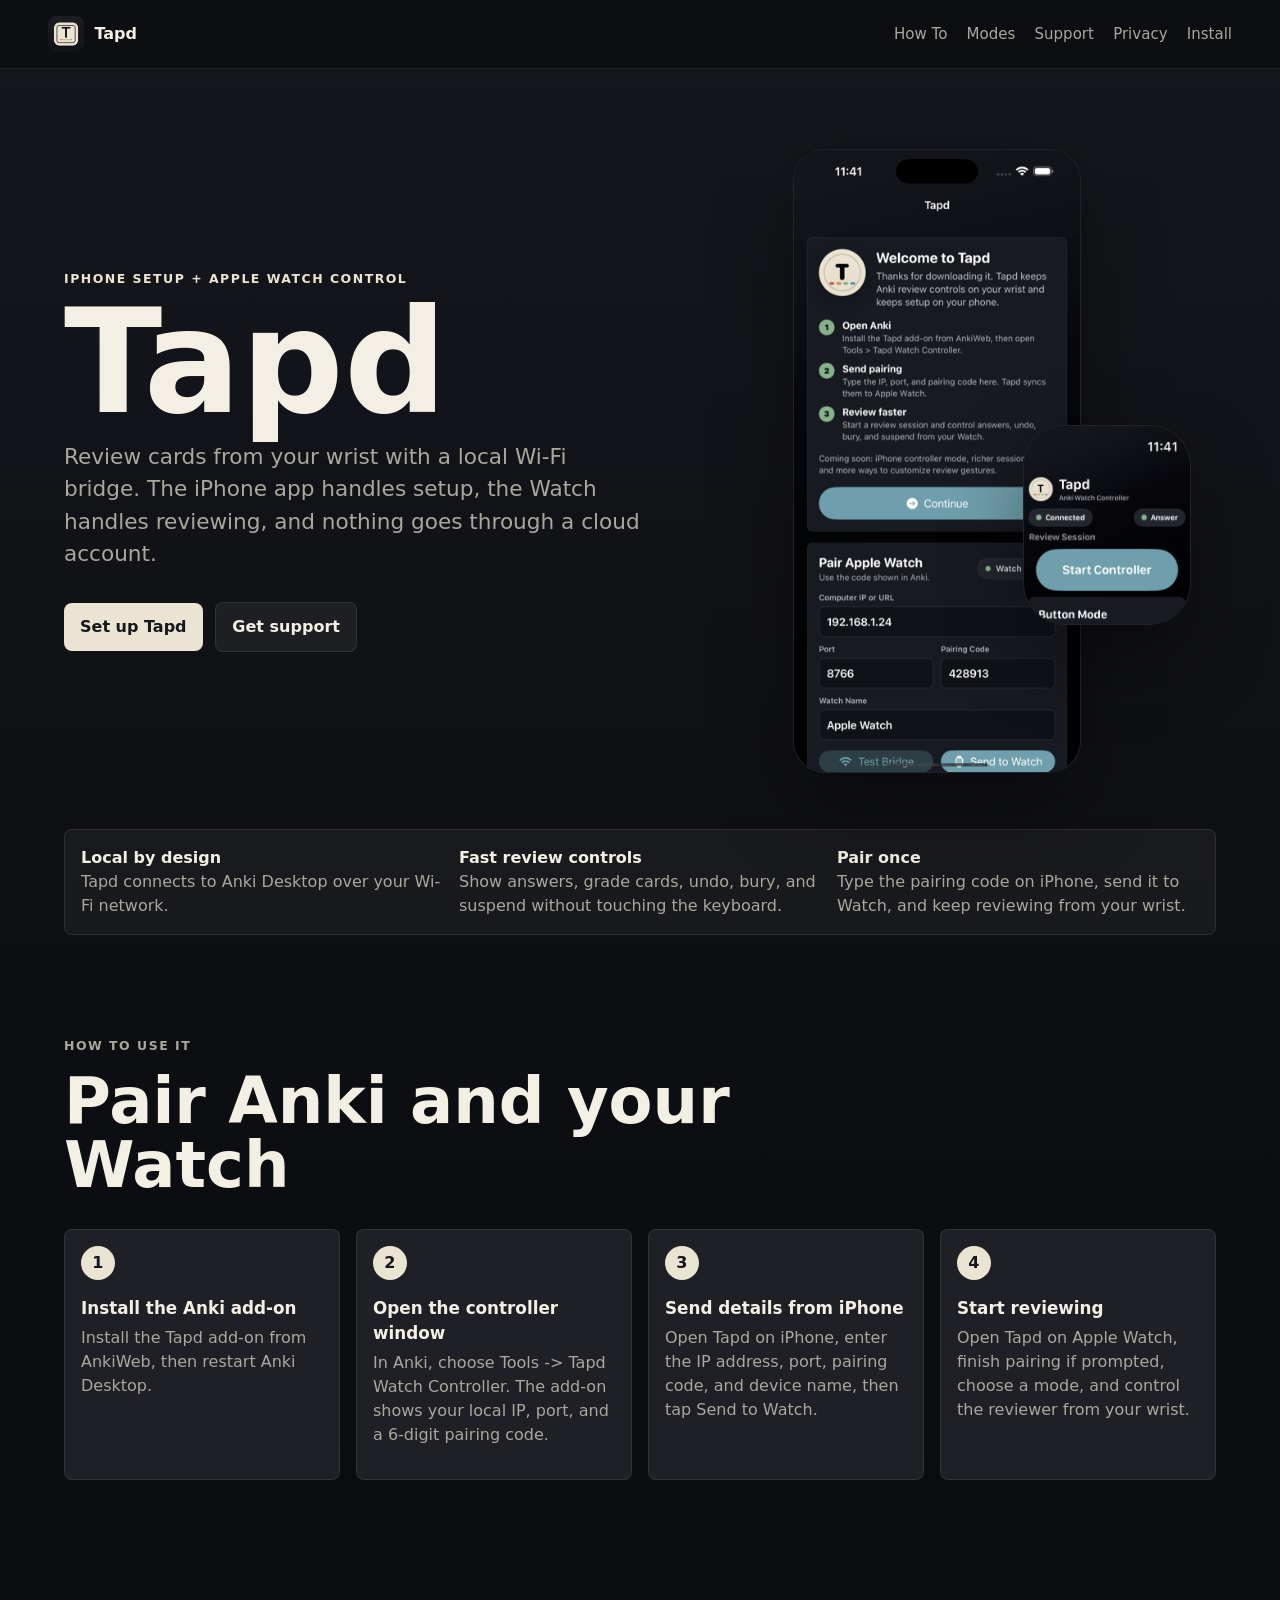
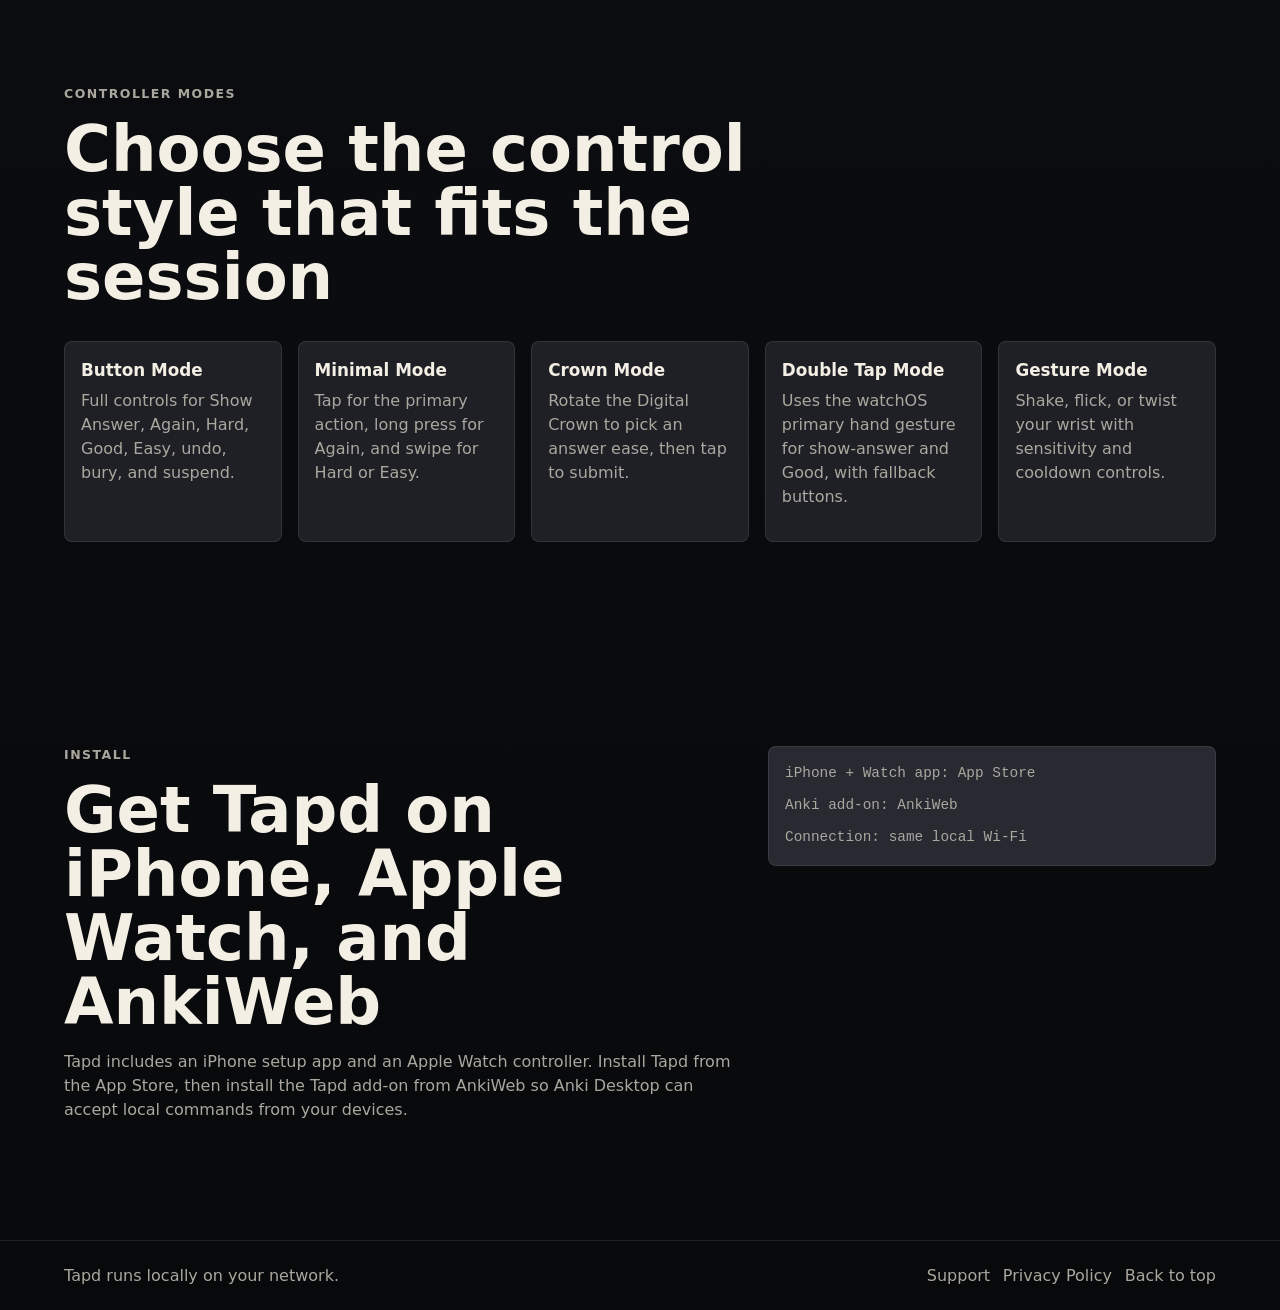
<file: index.html>
<!doctype html>
<html lang="en">
  <head>
    <meta charset="utf-8">
    <meta name="viewport" content="width=device-width, initial-scale=1">
    <meta name="description" content="Tapd is an iPhone and Apple Watch controller for Anki Desktop.">
    <meta property="og:title" content="Tapd">
    <meta property="og:description" content="Control Anki reviews from your Apple Watch over local Wi-Fi.">
    <meta property="og:image" content="./assets/tapd-icon.png">
    <title>Tapd - Anki on Apple Watch</title>
    <link rel="icon" href="./assets/tapd-icon.png">
    <link rel="stylesheet" href="./styles.css">
  </head>
  <body>
    <header class="site-header">
      <a class="brand" href="#top" aria-label="Tapd home">
        <img src="./assets/tapd-icon.png" alt="" width="36" height="36">
        <span>Tapd</span>
      </a>
      <nav aria-label="Main navigation">
        <a href="#how-to">How To</a>
        <a href="#modes">Modes</a>
        <a href="./support.html">Support</a>
        <a href="./privacy.html">Privacy</a>
        <a href="#install">Install</a>
      </nav>
    </header>

    <main id="top">
      <section class="hero">
        <div class="hero-copy">
          <p class="eyebrow">iPhone setup + Apple Watch control</p>
          <h1>Tapd</h1>
          <p class="lede">
            Review cards from your wrist with a local Wi-Fi bridge. The iPhone app handles setup,
            the Watch handles reviewing, and nothing goes through a cloud account.
          </p>
          <div class="actions" aria-label="Primary actions">
            <a class="button primary" href="#how-to">Set up Tapd</a>
            <a class="button secondary" href="./support.html">Get support</a>
          </div>
        </div>

        <div class="device-stage" aria-label="Tapd iPhone and Apple Watch previews">
          <img class="phone-preview" src="./assets/tapd-iphone-companion.png" alt="Tapd iPhone companion pairing screen">
          <img class="watch-preview" src="./assets/tapd-watch-dashboard.png" alt="Tapd Apple Watch dashboard">
        </div>
      </section>

      <section class="band summary" aria-label="Tapd summary">
        <div>
          <strong>Local by design</strong>
          <span>Tapd connects to Anki Desktop over your Wi-Fi network.</span>
        </div>
        <div>
          <strong>Fast review controls</strong>
          <span>Show answers, grade cards, undo, bury, and suspend without touching the keyboard.</span>
        </div>
        <div>
          <strong>Pair once</strong>
          <span>Type the pairing code on iPhone, send it to Watch, and keep reviewing from your wrist.</span>
        </div>
      </section>

      <section id="how-to" class="section">
        <div class="section-heading">
          <p class="eyebrow">How to use it</p>
          <h2>Pair Anki and your Watch</h2>
        </div>
        <ol class="steps">
          <li>
            <span>1</span>
            <div>
              <h3>Install the Anki add-on</h3>
              <p>Install the Tapd add-on from AnkiWeb, then restart Anki Desktop.</p>
            </div>
          </li>
          <li>
            <span>2</span>
            <div>
              <h3>Open the controller window</h3>
              <p>In Anki, choose Tools -> Tapd Watch Controller. The add-on shows your local IP, port, and a 6-digit pairing code.</p>
            </div>
          </li>
          <li>
            <span>3</span>
            <div>
              <h3>Send details from iPhone</h3>
              <p>Open Tapd on iPhone, enter the IP address, port, pairing code, and device name, then tap Send to Watch.</p>
            </div>
          </li>
          <li>
            <span>4</span>
            <div>
              <h3>Start reviewing</h3>
              <p>Open Tapd on Apple Watch, finish pairing if prompted, choose a mode, and control the reviewer from your wrist.</p>
            </div>
          </li>
        </ol>
      </section>

      <section id="modes" class="section modes">
        <div class="section-heading">
          <p class="eyebrow">Controller modes</p>
          <h2>Choose the control style that fits the session</h2>
        </div>
        <div class="mode-grid">
          <article>
            <h3>Button Mode</h3>
            <p>Full controls for Show Answer, Again, Hard, Good, Easy, undo, bury, and suspend.</p>
          </article>
          <article>
            <h3>Minimal Mode</h3>
            <p>Tap for the primary action, long press for Again, and swipe for Hard or Easy.</p>
          </article>
          <article>
            <h3>Crown Mode</h3>
            <p>Rotate the Digital Crown to pick an answer ease, then tap to submit.</p>
          </article>
          <article>
            <h3>Double Tap Mode</h3>
            <p>Uses the watchOS primary hand gesture for show-answer and Good, with fallback buttons.</p>
          </article>
          <article>
            <h3>Gesture Mode</h3>
            <p>Shake, flick, or twist your wrist with sensitivity and cooldown controls.</p>
          </article>
        </div>
      </section>

      <section id="install" class="section install">
        <div class="install-copy">
          <p class="eyebrow">Install</p>
          <h2>Get Tapd on iPhone, Apple Watch, and AnkiWeb</h2>
          <p>
            Tapd includes an iPhone setup app and an Apple Watch controller. Install Tapd from the App Store,
            then install the Tapd add-on from AnkiWeb so Anki Desktop can accept local commands from your devices.
          </p>
        </div>
        <div class="command-list" aria-label="Installation requirements">
          <span>iPhone + Watch app: App Store</span>
          <span>Anki add-on: AnkiWeb</span>
          <span>Connection: same local Wi-Fi</span>
        </div>
      </section>
    </main>

    <footer>
      <span>Tapd runs locally on your network.</span>
      <span class="footer-links">
        <a href="./support.html">Support</a>
        <a href="./privacy.html">Privacy Policy</a>
        <a href="#top">Back to top</a>
      </span>
    </footer>
  </body>
</html>
</file>
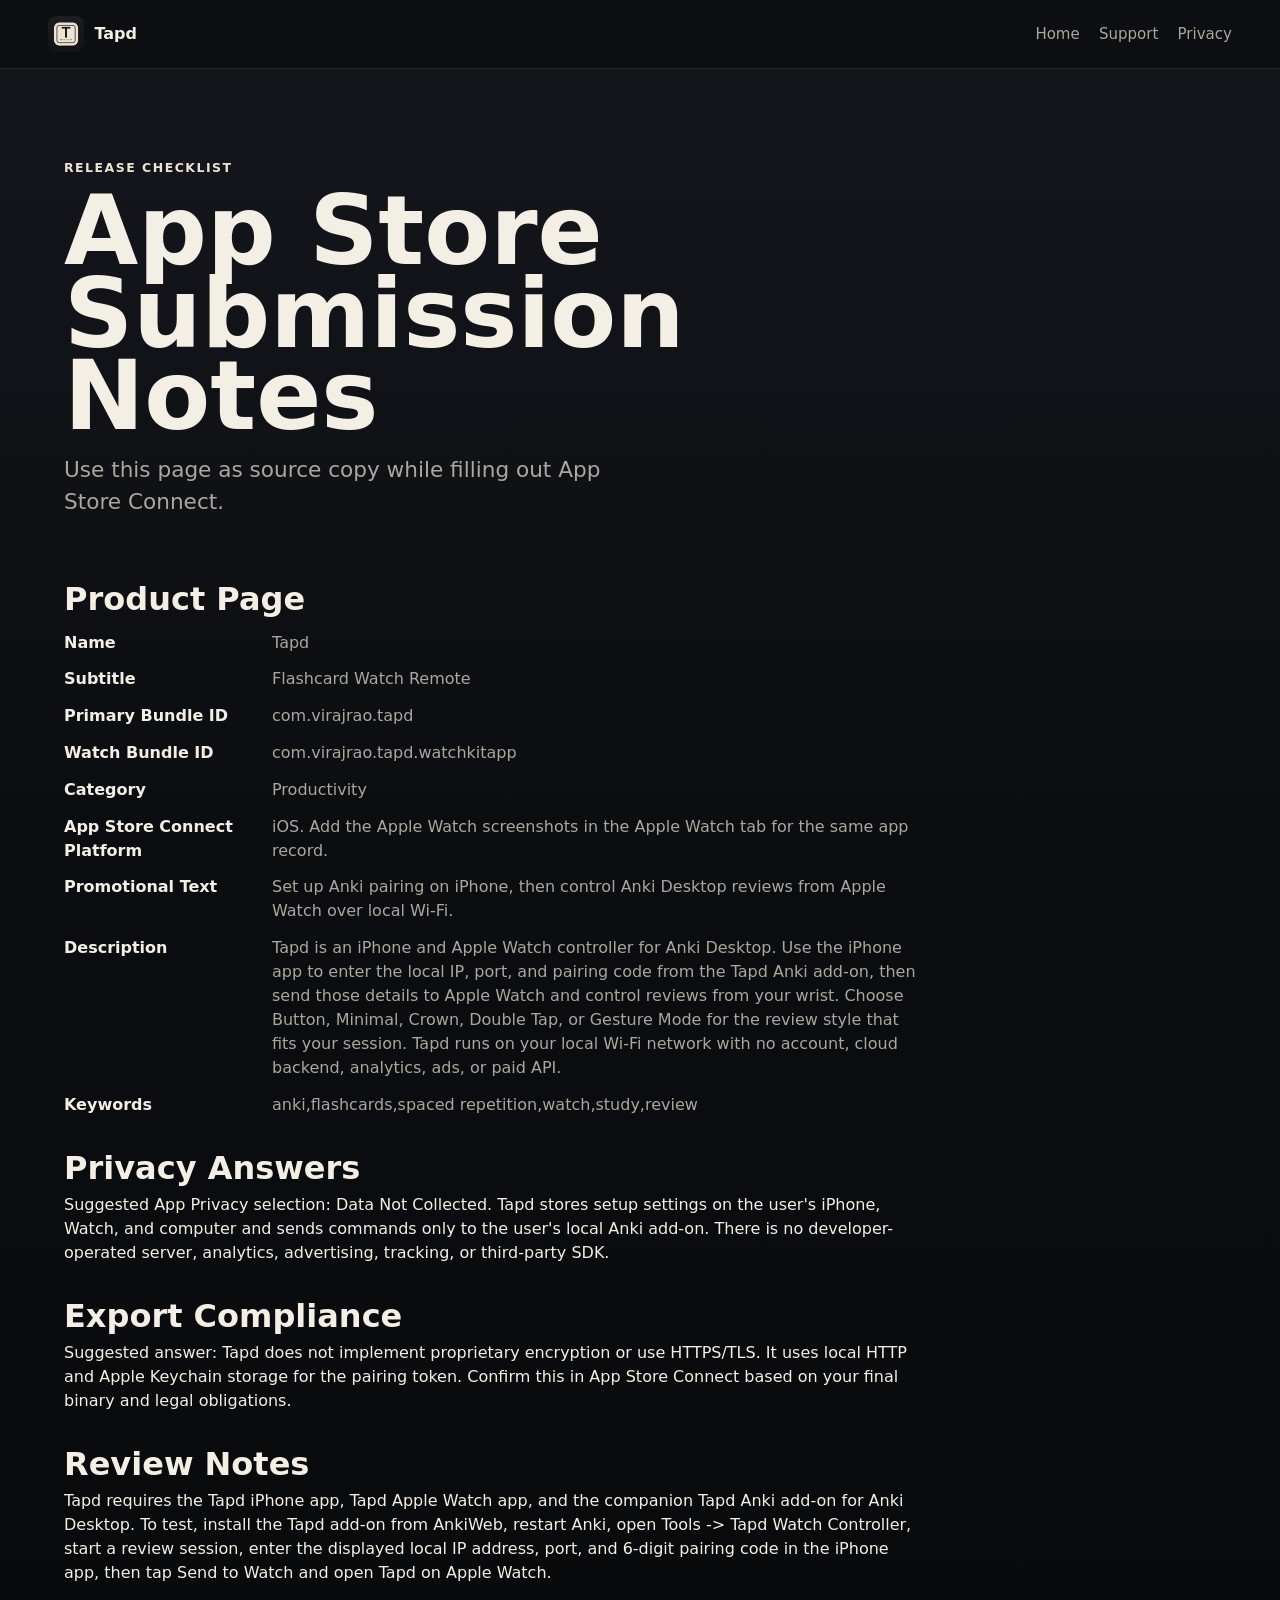
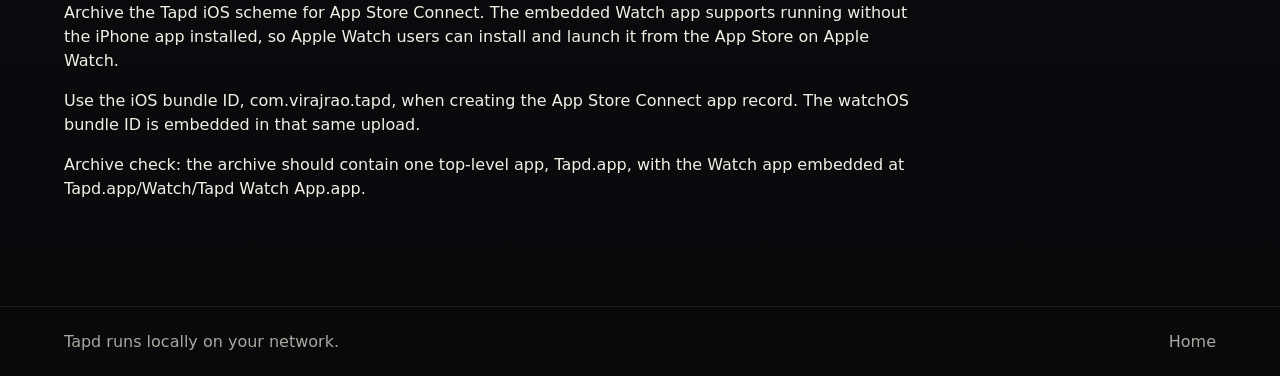
<file: app-store.html>
<!doctype html>
<html lang="en">
  <head>
    <meta charset="utf-8">
    <meta name="viewport" content="width=device-width, initial-scale=1">
    <meta name="description" content="App Store submission information for Tapd.">
    <title>Tapd App Store Submission Notes</title>
    <link rel="icon" href="./assets/tapd-icon.png">
    <link rel="stylesheet" href="./styles.css">
  </head>
  <body>
    <header class="site-header">
      <a class="brand" href="./index.html" aria-label="Tapd home">
        <img src="./assets/tapd-icon.png" alt="" width="36" height="36">
        <span>Tapd</span>
      </a>
      <nav aria-label="Main navigation">
        <a href="./index.html">Home</a>
        <a href="./support.html">Support</a>
        <a href="./privacy.html">Privacy</a>
      </nav>
    </header>

    <main class="legal-page">
      <section class="legal-hero">
        <p class="eyebrow">Release checklist</p>
        <h1>App Store Submission Notes</h1>
        <p class="lede">Use this page as source copy while filling out App Store Connect.</p>
      </section>

      <section class="legal-content">
        <h2>Product Page</h2>
        <dl>
          <dt>Name</dt>
          <dd>Tapd</dd>
          <dt>Subtitle</dt>
          <dd>Flashcard Watch Remote</dd>
          <dt>Primary Bundle ID</dt>
          <dd>com.virajrao.tapd</dd>
          <dt>Watch Bundle ID</dt>
          <dd>com.virajrao.tapd.watchkitapp</dd>
          <dt>Category</dt>
          <dd>Productivity</dd>
          <dt>App Store Connect Platform</dt>
          <dd>iOS. Add the Apple Watch screenshots in the Apple Watch tab for the same app record.</dd>
          <dt>Promotional Text</dt>
          <dd>Set up Anki pairing on iPhone, then control Anki Desktop reviews from Apple Watch over local Wi-Fi.</dd>
          <dt>Description</dt>
          <dd>
            Tapd is an iPhone and Apple Watch controller for Anki Desktop. Use the iPhone app to enter the local IP,
            port, and pairing code from the Tapd Anki add-on, then send those details to Apple Watch and control
            reviews from your wrist. Choose Button, Minimal, Crown, Double Tap, or Gesture Mode for the review style
            that fits your session. Tapd runs on your local Wi-Fi network with no account, cloud backend, analytics,
            ads, or paid API.
          </dd>
          <dt>Keywords</dt>
          <dd>anki,flashcards,spaced repetition,watch,study,review</dd>
        </dl>

        <h2>Privacy Answers</h2>
        <p>
          Suggested App Privacy selection: Data Not Collected. Tapd stores setup settings on the user's iPhone, Watch,
          and computer and sends commands only to the user's local Anki add-on. There is no developer-operated server,
          analytics, advertising, tracking, or third-party SDK.
        </p>

        <h2>Export Compliance</h2>
        <p>
          Suggested answer: Tapd does not implement proprietary encryption or use HTTPS/TLS. It uses local HTTP and
          Apple Keychain storage for the pairing token. Confirm this in App Store Connect based on your final binary
          and legal obligations.
        </p>

        <h2>Review Notes</h2>
        <p>
          Tapd requires the Tapd iPhone app, Tapd Apple Watch app, and the companion Tapd Anki add-on for Anki Desktop.
          To test, install the Tapd add-on from AnkiWeb, restart Anki, open Tools -> Tapd Watch Controller, start a
          review session, enter the displayed local IP address, port, and 6-digit pairing code in the iPhone app, then
          tap Send to Watch and open Tapd on Apple Watch.
        </p>
        <p>
          Archive the Tapd iOS scheme for App Store Connect. The embedded Watch app supports running without the iPhone
          app installed, so Apple Watch users can install and launch it from the App Store on Apple Watch.
        </p>
        <p>
          Use the iOS bundle ID, com.virajrao.tapd, when creating the App Store Connect app record. The watchOS bundle
          ID is embedded in that same upload.
        </p>
        <p>
          Archive check: the archive should contain one top-level app, Tapd.app, with the Watch app embedded at
          Tapd.app/Watch/Tapd Watch App.app.
        </p>
      </section>
    </main>

    <footer>
      <span>Tapd runs locally on your network.</span>
      <a href="./index.html">Home</a>
    </footer>
  </body>
</html>
</file>
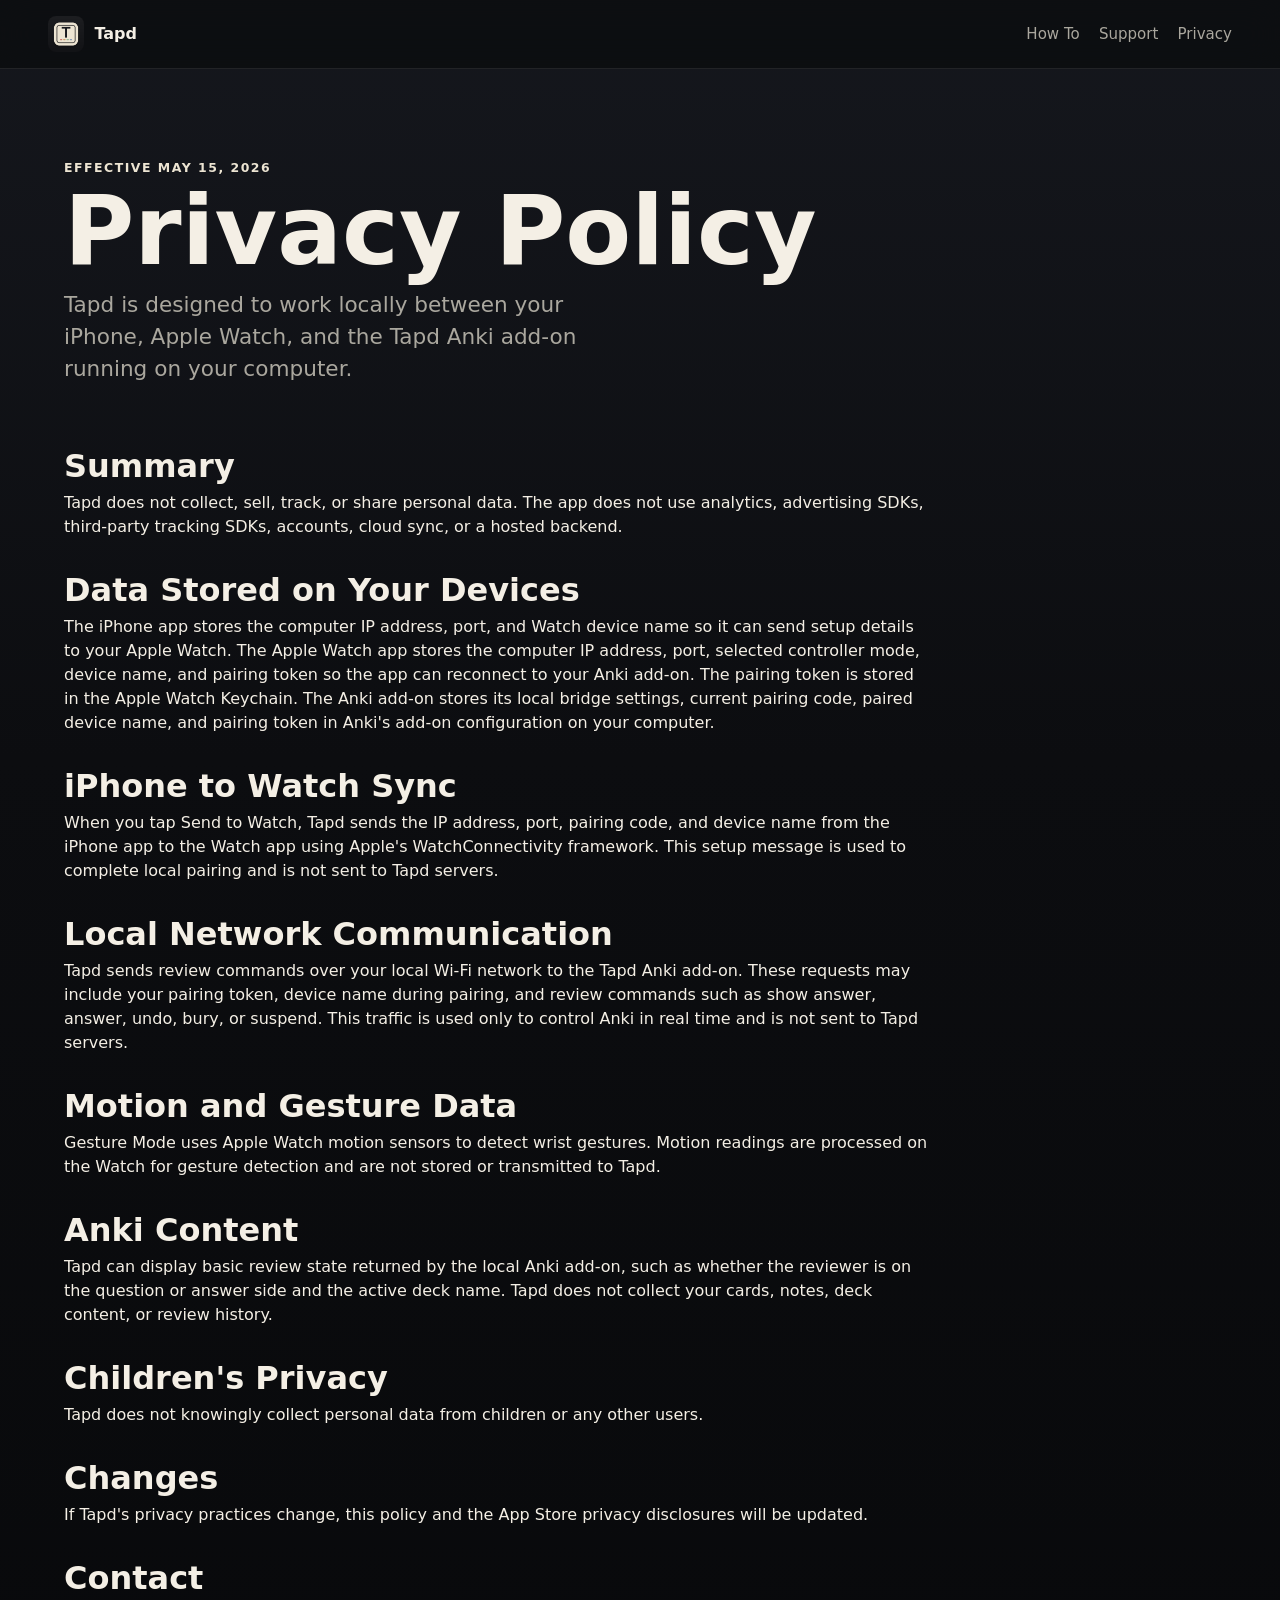
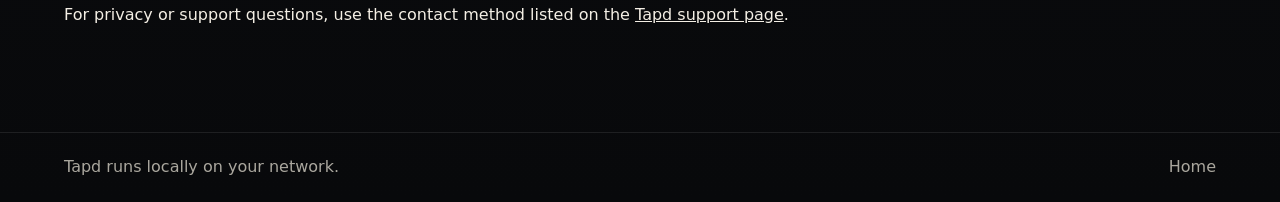
<file: privacy.html>
<!doctype html>
<html lang="en">
  <head>
    <meta charset="utf-8">
    <meta name="viewport" content="width=device-width, initial-scale=1">
    <meta name="description" content="Privacy policy for Tapd, an iPhone and Apple Watch controller for Anki Desktop.">
    <title>Tapd Privacy Policy</title>
    <link rel="icon" href="./assets/tapd-icon.png">
    <link rel="stylesheet" href="./styles.css">
  </head>
  <body>
    <header class="site-header">
      <a class="brand" href="./index.html" aria-label="Tapd home">
        <img src="./assets/tapd-icon.png" alt="" width="36" height="36">
        <span>Tapd</span>
      </a>
      <nav aria-label="Main navigation">
        <a href="./index.html#how-to">How To</a>
        <a href="./support.html">Support</a>
        <a href="./privacy.html" aria-current="page">Privacy</a>
      </nav>
    </header>

    <main class="legal-page">
      <section class="legal-hero">
        <p class="eyebrow">Effective May 15, 2026</p>
        <h1>Privacy Policy</h1>
        <p class="lede">
          Tapd is designed to work locally between your iPhone, Apple Watch, and the Tapd Anki add-on running on your computer.
        </p>
      </section>

      <section class="legal-content">
        <h2>Summary</h2>
        <p>
          Tapd does not collect, sell, track, or share personal data. The app does not use analytics, advertising SDKs,
          third-party tracking SDKs, accounts, cloud sync, or a hosted backend.
        </p>

        <h2>Data Stored on Your Devices</h2>
        <p>
          The iPhone app stores the computer IP address, port, and Watch device name so it can send setup details to
          your Apple Watch. The Apple Watch app stores the computer IP address, port, selected controller mode, device
          name, and pairing token so the app can reconnect to your Anki add-on. The pairing token is stored in the
          Apple Watch Keychain.
          The Anki add-on stores its local bridge settings, current pairing code, paired device name, and pairing token
          in Anki's add-on configuration on your computer.
        </p>

        <h2>iPhone to Watch Sync</h2>
        <p>
          When you tap Send to Watch, Tapd sends the IP address, port, pairing code, and device name from the iPhone app
          to the Watch app using Apple's WatchConnectivity framework. This setup message is used to complete local
          pairing and is not sent to Tapd servers.
        </p>

        <h2>Local Network Communication</h2>
        <p>
          Tapd sends review commands over your local Wi-Fi network to the Tapd Anki add-on. These requests may include
          your pairing token, device name during pairing, and review commands such as show answer, answer, undo, bury,
          or suspend. This traffic is used only to control Anki in real time and is not sent to Tapd servers.
        </p>

        <h2>Motion and Gesture Data</h2>
        <p>
          Gesture Mode uses Apple Watch motion sensors to detect wrist gestures. Motion readings are processed on the
          Watch for gesture detection and are not stored or transmitted to Tapd.
        </p>

        <h2>Anki Content</h2>
        <p>
          Tapd can display basic review state returned by the local Anki add-on, such as whether the reviewer is on the
          question or answer side and the active deck name. Tapd does not collect your cards, notes, deck content, or
          review history.
        </p>

        <h2>Children's Privacy</h2>
        <p>
          Tapd does not knowingly collect personal data from children or any other users.
        </p>

        <h2>Changes</h2>
        <p>
          If Tapd's privacy practices change, this policy and the App Store privacy disclosures will be updated.
        </p>

        <h2>Contact</h2>
        <p>
          For privacy or support questions, use the contact method listed on the <a href="./support.html">Tapd support page</a>.
        </p>
      </section>
    </main>

    <footer>
      <span>Tapd runs locally on your network.</span>
      <a href="./index.html">Home</a>
    </footer>
  </body>
</html>
</file>
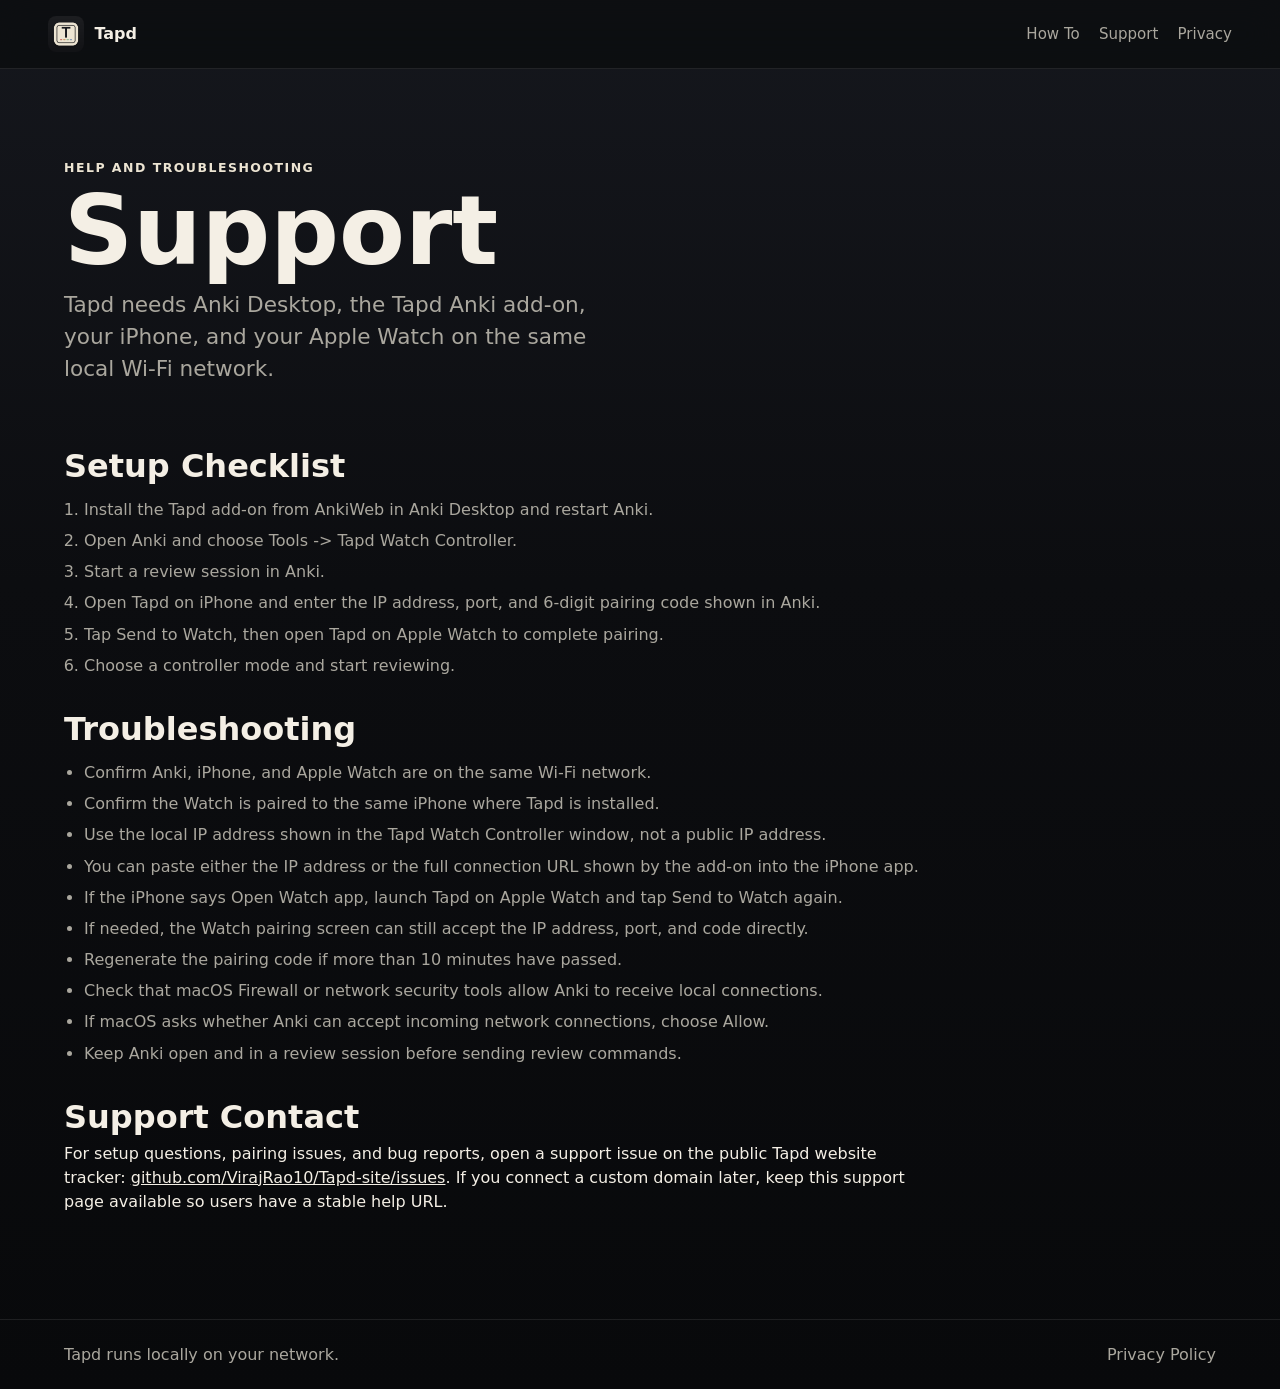
<file: support.html>
<!doctype html>
<html lang="en">
  <head>
    <meta charset="utf-8">
    <meta name="viewport" content="width=device-width, initial-scale=1">
    <meta name="description" content="Support and setup help for Tapd.">
    <title>Tapd Support</title>
    <link rel="icon" href="./assets/tapd-icon.png">
    <link rel="stylesheet" href="./styles.css">
  </head>
  <body>
    <header class="site-header">
      <a class="brand" href="./index.html" aria-label="Tapd home">
        <img src="./assets/tapd-icon.png" alt="" width="36" height="36">
        <span>Tapd</span>
      </a>
      <nav aria-label="Main navigation">
        <a href="./index.html#how-to">How To</a>
        <a href="./support.html" aria-current="page">Support</a>
        <a href="./privacy.html">Privacy</a>
      </nav>
    </header>

    <main class="legal-page">
      <section class="legal-hero">
        <p class="eyebrow">Help and troubleshooting</p>
        <h1>Support</h1>
        <p class="lede">
          Tapd needs Anki Desktop, the Tapd Anki add-on, your iPhone, and your Apple Watch on the same local Wi-Fi network.
        </p>
      </section>

      <section class="legal-content">
        <h2>Setup Checklist</h2>
        <ol>
          <li>Install the Tapd add-on from AnkiWeb in Anki Desktop and restart Anki.</li>
          <li>Open Anki and choose Tools -> Tapd Watch Controller.</li>
          <li>Start a review session in Anki.</li>
          <li>Open Tapd on iPhone and enter the IP address, port, and 6-digit pairing code shown in Anki.</li>
          <li>Tap Send to Watch, then open Tapd on Apple Watch to complete pairing.</li>
          <li>Choose a controller mode and start reviewing.</li>
        </ol>

        <h2>Troubleshooting</h2>
        <ul>
          <li>Confirm Anki, iPhone, and Apple Watch are on the same Wi-Fi network.</li>
          <li>Confirm the Watch is paired to the same iPhone where Tapd is installed.</li>
          <li>Use the local IP address shown in the Tapd Watch Controller window, not a public IP address.</li>
          <li>You can paste either the IP address or the full connection URL shown by the add-on into the iPhone app.</li>
          <li>If the iPhone says Open Watch app, launch Tapd on Apple Watch and tap Send to Watch again.</li>
          <li>If needed, the Watch pairing screen can still accept the IP address, port, and code directly.</li>
          <li>Regenerate the pairing code if more than 10 minutes have passed.</li>
          <li>Check that macOS Firewall or network security tools allow Anki to receive local connections.</li>
          <li>If macOS asks whether Anki can accept incoming network connections, choose Allow.</li>
          <li>Keep Anki open and in a review session before sending review commands.</li>
        </ul>

        <h2>Support Contact</h2>
        <p>
          For setup questions, pairing issues, and bug reports, open a support issue on the public Tapd website tracker:
          <a href="https://github.com/VirajRao10/Tapd-site/issues">github.com/VirajRao10/Tapd-site/issues</a>.
          If you connect a custom domain later, keep this support page available so users have a stable help URL.
        </p>
      </section>
    </main>

    <footer>
      <span>Tapd runs locally on your network.</span>
      <a href="./privacy.html">Privacy Policy</a>
    </footer>
  </body>
</html>
</file>
<file: styles.css>
:root {
  color-scheme: dark;
  --bg: #0c0d10;
  --panel: #1e2026;
  --panel-strong: #282a31;
  --paper: #ece4d2;
  --ink: #f4efe5;
  --muted: #aaa79e;
  --line: rgba(255, 255, 255, 0.09);
  --cyan: #6f9eaa;
  --mint: #86b08a;
  --amber: #c78e4f;
  --red: #c25c56;
  --blue: #6b88b0;
  --radius: 8px;
}

* {
  box-sizing: border-box;
}

html {
  scroll-behavior: smooth;
}

body {
  margin: 0;
  background: linear-gradient(180deg, #15171d 0%, var(--bg) 42%, #08090b 100%);
  color: var(--ink);
  font-family: Inter, ui-sans-serif, system-ui, -apple-system, BlinkMacSystemFont, "Segoe UI", sans-serif;
  line-height: 1.5;
}

a {
  color: inherit;
}

.site-header {
  position: sticky;
  top: 0;
  z-index: 10;
  display: flex;
  align-items: center;
  justify-content: space-between;
  gap: 1rem;
  padding: 1rem clamp(1rem, 4vw, 3rem);
  background: rgba(12, 13, 16, 0.86);
  border-bottom: 1px solid var(--line);
  backdrop-filter: blur(16px);
}

.brand,
nav,
.actions {
  display: flex;
  align-items: center;
}

.brand {
  gap: 0.65rem;
  text-decoration: none;
  font-weight: 800;
  letter-spacing: 0;
}

.brand img {
  border-radius: 8px;
}

nav {
  gap: clamp(0.65rem, 2vw, 1.2rem);
  color: var(--muted);
  font-size: 0.94rem;
}

nav a,
footer a {
  text-decoration: none;
}

nav a:hover,
footer a:hover {
  color: var(--ink);
}

.hero {
  min-height: min(760px, calc(100vh - 68px));
  display: grid;
  grid-template-columns: minmax(0, 1fr) minmax(18rem, 28rem);
  align-items: center;
  gap: clamp(2rem, 6vw, 6rem);
  padding: clamp(2rem, 5vw, 4rem) clamp(1rem, 5vw, 5rem) 2.5rem;
}

.hero-copy {
  max-width: 43rem;
}

.eyebrow {
  margin: 0 0 0.8rem;
  color: var(--paper);
  font-size: 0.78rem;
  font-weight: 800;
  letter-spacing: 0.12em;
  text-transform: uppercase;
}

h1,
h2,
h3,
p,
code {
  margin-top: 0;
}

code {
  border: 1px solid var(--line);
  border-radius: 6px;
  background: rgba(255, 255, 255, 0.08);
  padding: 0.08rem 0.32rem;
  color: var(--ink);
  font-family: ui-monospace, SFMono-Regular, Menlo, Consolas, monospace;
  font-size: 0.92em;
}

h1 {
  margin-bottom: 1rem;
  font-size: clamp(4rem, 14vw, 9rem);
  line-height: 0.86;
  letter-spacing: 0;
}

h2 {
  max-width: 46rem;
  margin-bottom: 1rem;
  font-size: clamp(2rem, 5vw, 4.4rem);
  line-height: 1;
  letter-spacing: 0;
}

h3 {
  margin-bottom: 0.35rem;
  font-size: 1.05rem;
}

.lede {
  max-width: 36rem;
  color: var(--muted);
  font-size: clamp(1.1rem, 2vw, 1.35rem);
}

.actions {
  flex-wrap: wrap;
  gap: 0.8rem;
  margin-top: 2rem;
}

.button {
  min-height: 2.8rem;
  display: inline-flex;
  align-items: center;
  justify-content: center;
  padding: 0.75rem 1rem;
  border-radius: var(--radius);
  font-weight: 800;
  text-decoration: none;
}

.button.primary {
  background: var(--paper);
  color: #15171d;
}

.button.secondary {
  border: 1px solid var(--line);
  background: rgba(255, 255, 255, 0.055);
}

.device-stage {
  position: relative;
  display: flex;
  align-items: center;
  justify-content: center;
  min-height: 30rem;
}

.phone-preview,
.watch-preview {
  height: auto;
  display: block;
  border: 1px solid var(--line);
  background: #0c0d10;
  box-shadow: 0 2rem 5rem rgba(0, 0, 0, 0.36);
}

.phone-preview {
  width: min(18rem, 58vw);
  border-radius: 32px;
}

.watch-preview {
  width: min(10.5rem, 34vw);
  margin-left: -3.6rem;
  border-radius: 42px;
  transform: translateY(4rem);
}

.band {
  margin: 0 clamp(1rem, 5vw, 5rem);
  padding: 1rem;
  border: 1px solid var(--line);
  border-radius: var(--radius);
  background: rgba(255, 255, 255, 0.045);
}

.summary {
  display: grid;
  grid-template-columns: repeat(3, 1fr);
  gap: 1rem;
}

.summary div {
  min-width: 0;
}

.summary strong,
.summary span {
  display: block;
}

.summary span,
.section p,
.steps p,
.mode-grid p,
.install p {
  color: var(--muted);
}

.section {
  padding: clamp(4rem, 8vw, 7rem) clamp(1rem, 5vw, 5rem);
}

.section-heading {
  margin-bottom: 2rem;
}

.steps {
  display: grid;
  grid-template-columns: repeat(4, minmax(0, 1fr));
  gap: 1rem;
  margin: 0;
  padding: 0;
  list-style: none;
}

.steps li,
.mode-grid article {
  border: 1px solid var(--line);
  border-radius: var(--radius);
  background: var(--panel);
}

.steps li {
  padding: 1rem;
}

.steps li > span {
  width: 2.1rem;
  height: 2.1rem;
  display: grid;
  place-items: center;
  margin-bottom: 1rem;
  border-radius: 999px;
  background: var(--paper);
  color: #15171d;
  font-weight: 900;
}

.mode-grid {
  display: grid;
  grid-template-columns: repeat(5, minmax(0, 1fr));
  gap: 1rem;
}

.mode-grid article {
  padding: 1rem;
}

.install {
  display: grid;
  grid-template-columns: minmax(0, 1fr) minmax(16rem, 28rem);
  gap: 2rem;
  align-items: start;
}

.command-list {
  display: grid;
  gap: 0.65rem;
  padding: 1rem;
  border: 1px solid var(--line);
  border-radius: var(--radius);
  background: var(--panel-strong);
}

.command-list span {
  overflow-wrap: anywhere;
  color: var(--muted);
  font-family: ui-monospace, SFMono-Regular, Menlo, Consolas, monospace;
  font-size: 0.9rem;
}

footer {
  display: flex;
  justify-content: space-between;
  gap: 1rem;
  padding: 1.4rem clamp(1rem, 5vw, 5rem);
  border-top: 1px solid var(--line);
  color: var(--muted);
}

.footer-links {
  display: flex;
  flex-wrap: wrap;
  gap: 0.8rem;
}

.legal-page {
  padding: clamp(3rem, 7vw, 6rem) clamp(1rem, 5vw, 5rem);
}

.legal-hero {
  max-width: 56rem;
  margin-bottom: clamp(2rem, 5vw, 4rem);
}

.legal-hero h1 {
  font-size: clamp(3rem, 9vw, 6rem);
}

.legal-content {
  max-width: 54rem;
}

.legal-content h2 {
  margin-top: 2.2rem;
  margin-bottom: 0.55rem;
  font-size: clamp(1.35rem, 3vw, 2rem);
}

.legal-content ol,
.legal-content ul {
  color: var(--muted);
  padding-left: 1.25rem;
}

.legal-content li {
  margin-bottom: 0.45rem;
}

.legal-content dl {
  display: grid;
  grid-template-columns: minmax(8rem, 12rem) minmax(0, 1fr);
  gap: 0.8rem 1rem;
}

.legal-content dt {
  color: var(--ink);
  font-weight: 800;
}

.legal-content dd {
  margin: 0;
  color: var(--muted);
}

@media (max-width: 980px) {
  .hero,
  .install {
    grid-template-columns: 1fr;
  }

  .hero {
    padding-top: 3rem;
  }

  .device-stage {
    min-height: 24rem;
  }

  .summary,
  .steps,
  .mode-grid {
    grid-template-columns: 1fr 1fr;
  }
}

@media (max-width: 620px) {
  .site-header,
  footer {
    align-items: flex-start;
    flex-direction: column;
  }

  nav {
    width: 100%;
    justify-content: flex-start;
    flex-wrap: wrap;
  }

  .summary,
  .steps,
  .mode-grid {
    grid-template-columns: 1fr;
  }

  .device-stage {
    min-height: 28rem;
  }

  .phone-preview {
    width: min(16rem, 74vw);
  }

  .watch-preview {
    width: min(9rem, 42vw);
    margin-left: -3rem;
  }

  .legal-content dl {
    grid-template-columns: 1fr;
  }
}
</file>
